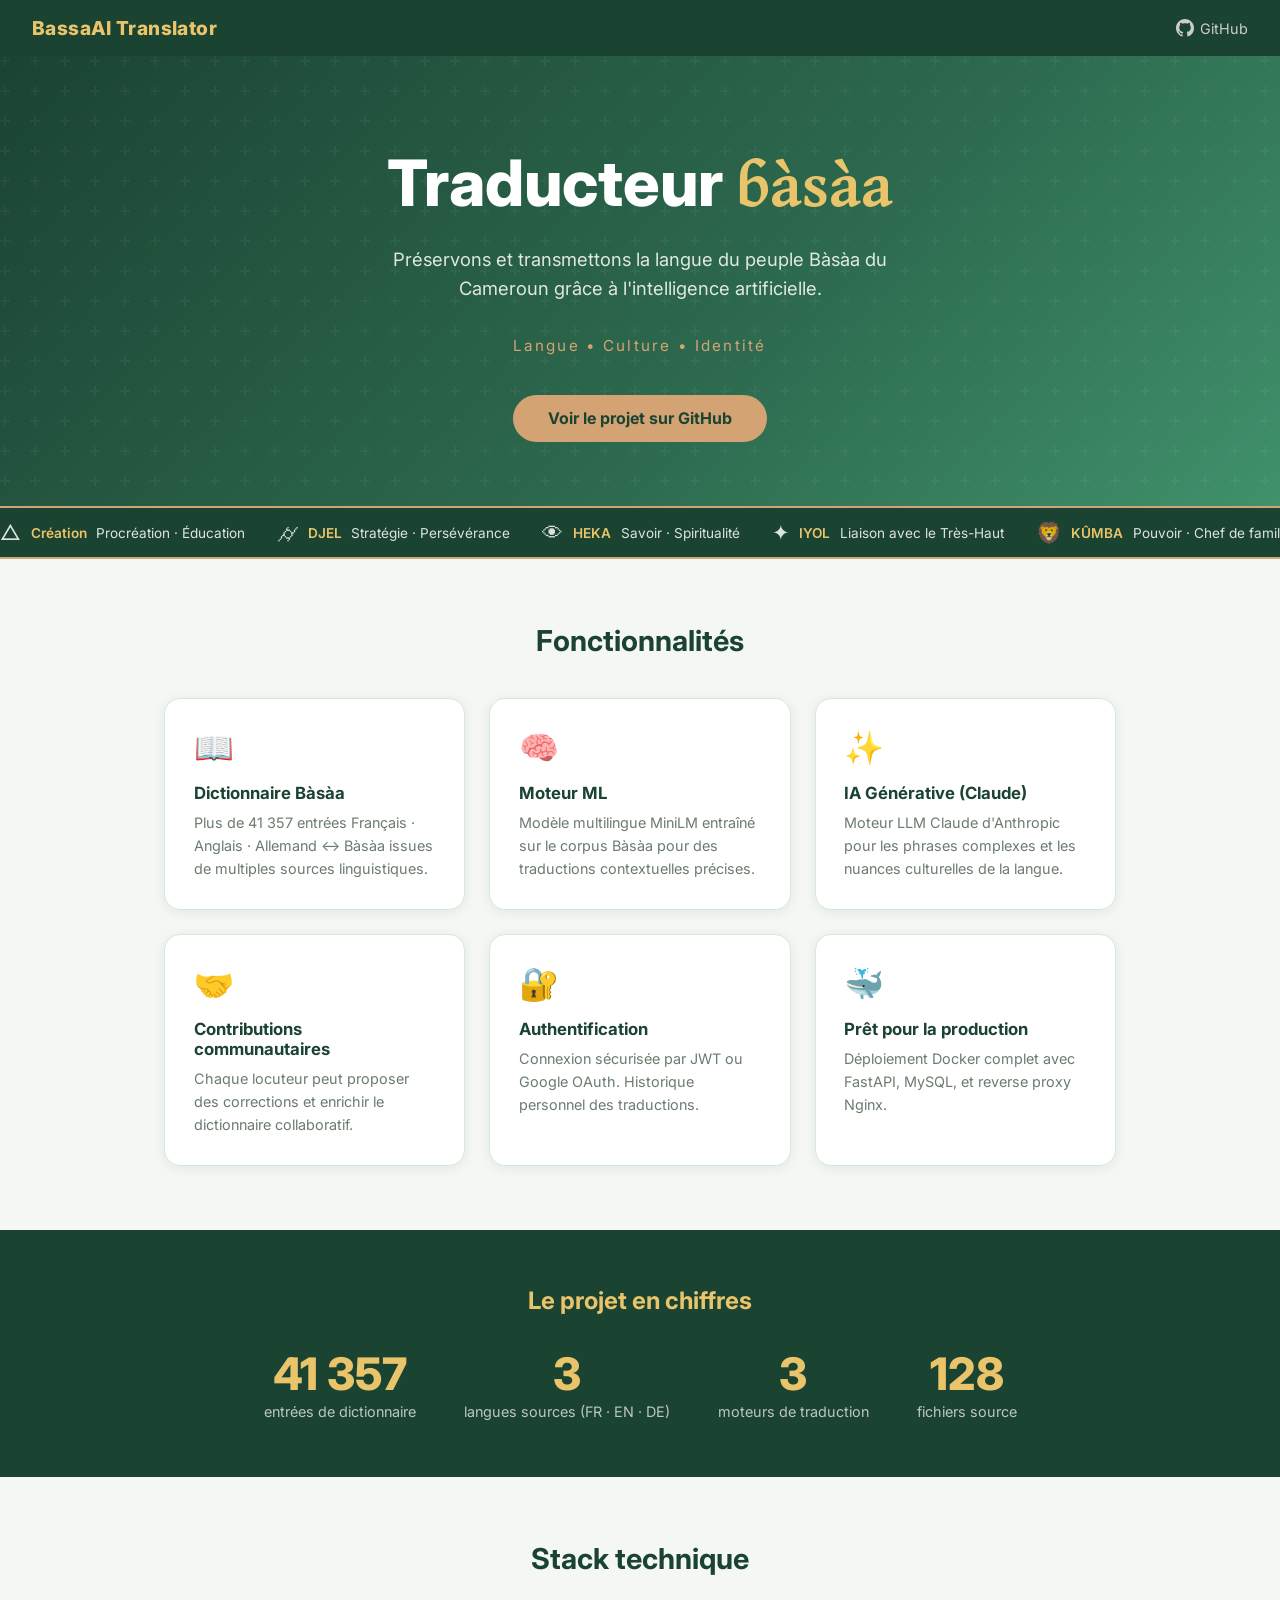
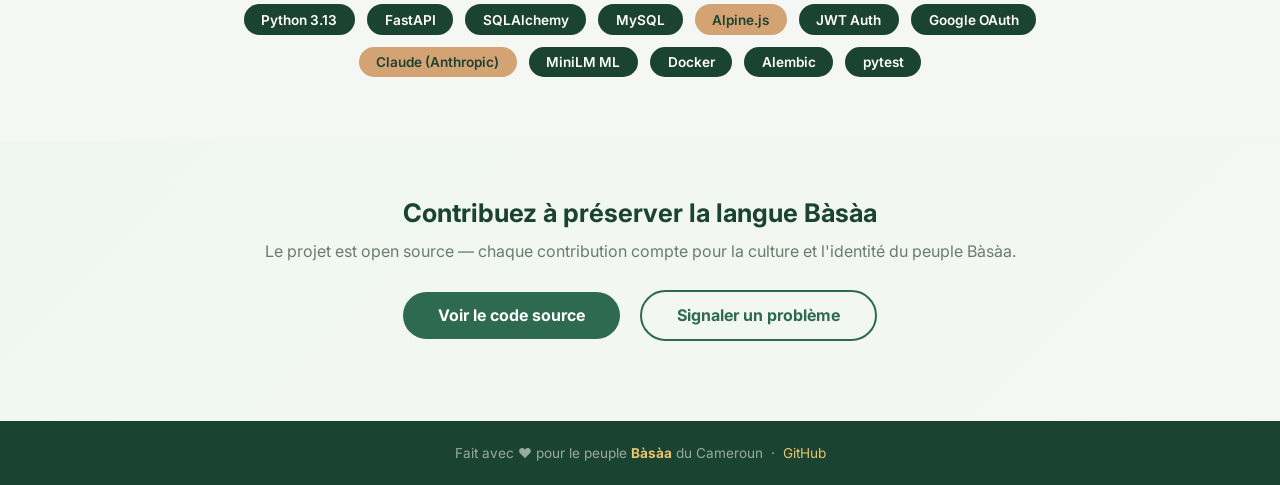
<file: Docs/index.html>
<!DOCTYPE html>
<html lang="fr">
<head>
  <meta charset="UTF-8">
  <meta name="viewport" content="width=device-width, initial-scale=1.0">
  <title>BassaAI Translator — Traducteur Bàsàa</title>
  <link rel="preconnect" href="https://fonts.googleapis.com">
  <link href="https://fonts.googleapis.com/css2?family=Inter:wght@400;500;600;700;800&family=Gentium+Plus:ital,wght@0,400;0,700;1,400&display=swap" rel="stylesheet">
  <style>
    :root {
      --primary:       #2d6a4f;
      --primary-light: #40916c;
      --primary-dark:  #1b4332;
      --accent:        #d4a373;
      --accent-light:  #e9c46a;
      --bg:            #f4f7f4;
      --text:          #1a2e1f;
      --text-muted:    #6b7c6e;
      --border:        #d8e8d8;
    }
    *, *::before, *::after { box-sizing: border-box; margin: 0; padding: 0; }
    body {
      font-family: 'Inter', sans-serif;
      background: var(--bg);
      color: var(--text);
      min-height: 100vh;
    }

    /* NAV */
    nav {
      background: var(--primary-dark);
      padding: 1rem 2rem;
      display: flex;
      align-items: center;
      justify-content: space-between;
    }
    nav .brand {
      color: var(--accent-light);
      font-weight: 800;
      font-size: 1.2rem;
      text-decoration: none;
      letter-spacing: 0.02em;
    }
    nav a.gh {
      color: #ccc;
      text-decoration: none;
      font-size: 0.9rem;
      display: flex;
      align-items: center;
      gap: 0.4rem;
      transition: color 0.2s;
    }
    nav a.gh:hover { color: var(--accent-light); }

    /* HERO */
    .hero {
      background: linear-gradient(135deg, var(--primary-dark) 0%, var(--primary) 60%, var(--primary-light) 100%);
      color: white;
      text-align: center;
      padding: 5rem 2rem 4rem;
      position: relative;
      overflow: hidden;
    }
    .hero::before {
      content: '';
      position: absolute;
      inset: 0;
      background: url("data:image/svg+xml,%3Csvg width='60' height='60' viewBox='0 0 60 60' xmlns='http://www.w3.org/2000/svg'%3E%3Cg fill='none' fill-rule='evenodd'%3E%3Cg fill='%23ffffff' fill-opacity='0.04'%3E%3Cpath d='M36 34v-4h-2v4h-4v2h4v4h2v-4h4v-2h-4zm0-30V0h-2v4h-4v2h4v4h2V6h4V4h-4zM6 34v-4H4v4H0v2h4v4h2v-4h4v-2H6zM6 4V0H4v4H0v2h4v4h2V6h4V4H6z'/%3E%3C/g%3E%3C/g%3E%3C/svg%3E");
    }
    .hero h1 {
      font-size: clamp(2.2rem, 6vw, 4rem);
      font-weight: 800;
      margin-bottom: 1rem;
      position: relative;
    }
    .hero h1 span {
      font-family: 'Gentium Plus', serif;
      color: var(--accent-light);
    }
    .hero p {
      font-size: 1.15rem;
      color: rgba(255,255,255,0.85);
      max-width: 560px;
      margin: 0 auto 2rem;
      line-height: 1.6;
      position: relative;
    }
    .hero-divider {
      color: var(--accent);
      font-size: 0.95rem;
      letter-spacing: 0.15em;
      margin-bottom: 2.5rem;
      position: relative;
    }
    .btn-hero {
      display: inline-block;
      background: var(--accent);
      color: var(--primary-dark);
      font-weight: 700;
      padding: 0.85rem 2.2rem;
      border-radius: 50px;
      text-decoration: none;
      font-size: 1rem;
      transition: transform 0.2s, box-shadow 0.2s;
      position: relative;
    }
    .btn-hero:hover {
      transform: translateY(-2px);
      box-shadow: 0 8px 24px rgba(0,0,0,0.25);
    }

    /* STRIP BASSAGRAMMES */
    .strip-wrap {
      background: var(--primary-dark);
      overflow: hidden;
      padding: 0.75rem 0;
      border-top: 2px solid var(--accent);
      border-bottom: 2px solid var(--accent);
    }
    .strip {
      display: flex;
      gap: 2rem;
      animation: scroll 28s linear infinite;
      width: max-content;
    }
    .strip-card {
      display: flex;
      align-items: center;
      gap: 0.6rem;
      color: rgba(255,255,255,0.85);
      white-space: nowrap;
      font-size: 0.85rem;
    }
    .strip-card .sym { font-size: 1.3rem; }
    .strip-card .lbl { color: var(--accent-light); font-weight: 600; }
    @keyframes scroll {
      0%   { transform: translateX(0); }
      100% { transform: translateX(-50%); }
    }

    /* FEATURES */
    .features {
      max-width: 1000px;
      margin: 4rem auto;
      padding: 0 1.5rem;
    }
    .features h2 {
      text-align: center;
      font-size: 1.8rem;
      font-weight: 700;
      color: var(--primary-dark);
      margin-bottom: 2.5rem;
    }
    .cards {
      display: grid;
      grid-template-columns: repeat(auto-fit, minmax(260px, 1fr));
      gap: 1.5rem;
    }
    .card {
      background: white;
      border: 1px solid var(--border);
      border-radius: 16px;
      padding: 1.8rem;
      box-shadow: 0 2px 12px rgba(27,67,50,0.08);
      transition: transform 0.2s, box-shadow 0.2s;
    }
    .card:hover {
      transform: translateY(-4px);
      box-shadow: 0 8px 28px rgba(27,67,50,0.14);
    }
    .card-icon { font-size: 2rem; margin-bottom: 1rem; }
    .card h3 {
      font-size: 1.05rem;
      font-weight: 700;
      color: var(--primary-dark);
      margin-bottom: 0.5rem;
    }
    .card p {
      font-size: 0.9rem;
      color: var(--text-muted);
      line-height: 1.6;
    }

    /* STATS */
    .stats {
      background: var(--primary-dark);
      color: white;
      text-align: center;
      padding: 3.5rem 2rem;
    }
    .stats h2 {
      font-size: 1.5rem;
      font-weight: 700;
      color: var(--accent-light);
      margin-bottom: 2rem;
    }
    .stats-grid {
      display: flex;
      justify-content: center;
      flex-wrap: wrap;
      gap: 3rem;
    }
    .stat-item .number {
      font-size: 2.8rem;
      font-weight: 800;
      color: var(--accent-light);
      display: block;
    }
    .stat-item .label {
      font-size: 0.9rem;
      color: rgba(255,255,255,0.7);
      margin-top: 0.3rem;
    }

    /* STACK */
    .stack {
      max-width: 860px;
      margin: 4rem auto;
      padding: 0 1.5rem;
      text-align: center;
    }
    .stack h2 {
      font-size: 1.8rem;
      font-weight: 700;
      color: var(--primary-dark);
      margin-bottom: 1.8rem;
    }
    .badges {
      display: flex;
      flex-wrap: wrap;
      justify-content: center;
      gap: 0.75rem;
    }
    .badge {
      background: var(--primary-dark);
      color: white;
      border-radius: 50px;
      padding: 0.45rem 1.1rem;
      font-size: 0.85rem;
      font-weight: 600;
    }
    .badge.accent { background: var(--accent); color: var(--primary-dark); }

    /* CTA */
    .cta {
      text-align: center;
      padding: 3.5rem 2rem 5rem;
      background: linear-gradient(135deg, #f0f7f0, var(--bg));
    }
    .cta h2 {
      font-size: 1.6rem;
      font-weight: 700;
      color: var(--primary-dark);
      margin-bottom: 0.8rem;
    }
    .cta p {
      color: var(--text-muted);
      margin-bottom: 1.8rem;
    }
    .btn-cta {
      display: inline-block;
      background: var(--primary);
      color: white;
      font-weight: 700;
      padding: 0.85rem 2.2rem;
      border-radius: 50px;
      text-decoration: none;
      font-size: 1rem;
      margin: 0 0.5rem;
      transition: background 0.2s, transform 0.2s;
    }
    .btn-cta:hover { background: var(--primary-dark); transform: translateY(-2px); }
    .btn-cta.outline {
      background: transparent;
      border: 2px solid var(--primary);
      color: var(--primary);
    }
    .btn-cta.outline:hover { background: var(--primary); color: white; }

    /* FOOTER */
    footer {
      background: var(--primary-dark);
      color: rgba(255,255,255,0.55);
      text-align: center;
      padding: 1.5rem;
      font-size: 0.85rem;
    }
    footer a { color: var(--accent-light); text-decoration: none; }
  </style>
</head>
<body>

<!-- NAV -->
<nav>
  <a href="#" class="brand">BassaAI Translator</a>
  <a href="https://github.com/ManMbaiLikol/Bassa-AI-Translator" class="gh" target="_blank">
    <svg width="18" height="18" viewBox="0 0 24 24" fill="currentColor"><path d="M12 0C5.37 0 0 5.37 0 12c0 5.31 3.435 9.795 8.205 11.385.6.105.825-.255.825-.57 0-.285-.015-1.23-.015-2.235-3.015.555-3.795-.735-4.035-1.41-.135-.345-.72-1.41-1.23-1.695-.42-.225-1.02-.78-.015-.795.945-.015 1.62.87 1.845 1.23 1.08 1.815 2.805 1.305 3.495.99.105-.78.42-1.305.765-1.605-2.67-.3-5.46-1.335-5.46-5.925 0-1.305.465-2.385 1.23-3.225-.12-.3-.54-1.53.12-3.18 0 0 1.005-.315 3.3 1.23.96-.27 1.98-.405 3-.405s2.04.135 3 .405c2.295-1.56 3.3-1.23 3.3-1.23.66 1.65.24 2.88.12 3.18.765.84 1.23 1.905 1.23 3.225 0 4.605-2.805 5.625-5.475 5.925.435.375.81 1.095.81 2.22 0 1.605-.015 2.895-.015 3.3 0 .315.225.69.825.57A12.02 12.02 0 0 0 24 12c0-6.63-5.37-12-12-12z"/></svg>
    GitHub
  </a>
</nav>

<!-- HERO -->
<section class="hero">
  <h1>Traducteur <span>ɓàsàa</span></h1>
  <p>Préservons et transmettons la langue du peuple Bàsàa du Cameroun grâce à l'intelligence artificielle.</p>
  <div class="hero-divider">Langue &bull; Culture &bull; Identité</div>
  <a href="https://github.com/ManMbaiLikol/Bassa-AI-Translator" class="btn-hero" target="_blank">
    Voir le projet sur GitHub
  </a>
</section>

<!-- BASSAGRAMMES STRIP -->
<div class="strip-wrap">
  <div class="strip">
    <div class="strip-card"><span class="sym">△</span><span class="lbl">Création</span><span>Procréation · Éducation</span></div>
    <div class="strip-card"><span class="sym">⌭</span><span class="lbl">DJEL</span><span>Stratégie · Persévérance</span></div>
    <div class="strip-card"><span class="sym">👁</span><span class="lbl">HEKA</span><span>Savoir · Spiritualité</span></div>
    <div class="strip-card"><span class="sym">✦</span><span class="lbl">IYOL</span><span>Liaison avec le Très-Haut</span></div>
    <div class="strip-card"><span class="sym">🦁</span><span class="lbl">KÛMBA</span><span>Pouvoir · Chef de famille</span></div>
    <div class="strip-card"><span class="sym">✌</span><span class="lbl">JAÏYE</span><span>Pouvoir</span></div>
    <div class="strip-card"><span class="sym">⛺</span><span class="lbl">NGOG LITUBA</span><span>Grotte sacrée · Origine</span></div>
    <div class="strip-card"><span class="sym">⚖</span><span class="lbl">MAAT</span><span>Justice · Vérité</span></div>
    <!-- copie pour boucle infinie -->
    <div class="strip-card"><span class="sym">△</span><span class="lbl">Création</span><span>Procréation · Éducation</span></div>
    <div class="strip-card"><span class="sym">⌭</span><span class="lbl">DJEL</span><span>Stratégie · Persévérance</span></div>
    <div class="strip-card"><span class="sym">👁</span><span class="lbl">HEKA</span><span>Savoir · Spiritualité</span></div>
    <div class="strip-card"><span class="sym">✦</span><span class="lbl">IYOL</span><span>Liaison avec le Très-Haut</span></div>
    <div class="strip-card"><span class="sym">🦁</span><span class="lbl">KÛMBA</span><span>Pouvoir · Chef de famille</span></div>
    <div class="strip-card"><span class="sym">✌</span><span class="lbl">JAÏYE</span><span>Pouvoir</span></div>
    <div class="strip-card"><span class="sym">⛺</span><span class="lbl">NGOG LITUBA</span><span>Grotte sacrée · Origine</span></div>
    <div class="strip-card"><span class="sym">⚖</span><span class="lbl">MAAT</span><span>Justice · Vérité</span></div>
  </div>
</div>

<!-- FEATURES -->
<section class="features">
  <h2>Fonctionnalités</h2>
  <div class="cards">
    <div class="card">
      <div class="card-icon">📖</div>
      <h3>Dictionnaire Bàsàa</h3>
      <p>Plus de 41 357 entrées Français · Anglais · Allemand ↔ Bàsàa issues de multiples sources linguistiques.</p>
    </div>
    <div class="card">
      <div class="card-icon">🧠</div>
      <h3>Moteur ML</h3>
      <p>Modèle multilingue MiniLM entraîné sur le corpus Bàsàa pour des traductions contextuelles précises.</p>
    </div>
    <div class="card">
      <div class="card-icon">✨</div>
      <h3>IA Générative (Claude)</h3>
      <p>Moteur LLM Claude d'Anthropic pour les phrases complexes et les nuances culturelles de la langue.</p>
    </div>
    <div class="card">
      <div class="card-icon">🤝</div>
      <h3>Contributions communautaires</h3>
      <p>Chaque locuteur peut proposer des corrections et enrichir le dictionnaire collaboratif.</p>
    </div>
    <div class="card">
      <div class="card-icon">🔐</div>
      <h3>Authentification</h3>
      <p>Connexion sécurisée par JWT ou Google OAuth. Historique personnel des traductions.</p>
    </div>
    <div class="card">
      <div class="card-icon">🐳</div>
      <h3>Prêt pour la production</h3>
      <p>Déploiement Docker complet avec FastAPI, MySQL, et reverse proxy Nginx.</p>
    </div>
  </div>
</section>

<!-- STATS -->
<section class="stats">
  <h2>Le projet en chiffres</h2>
  <div class="stats-grid">
    <div class="stat-item">
      <span class="number">41 357</span>
      <span class="label">entrées de dictionnaire</span>
    </div>
    <div class="stat-item">
      <span class="number">3</span>
      <span class="label">langues sources (FR · EN · DE)</span>
    </div>
    <div class="stat-item">
      <span class="number">3</span>
      <span class="label">moteurs de traduction</span>
    </div>
    <div class="stat-item">
      <span class="number">128</span>
      <span class="label">fichiers source</span>
    </div>
  </div>
</section>

<!-- STACK -->
<section class="stack">
  <h2>Stack technique</h2>
  <div class="badges">
    <span class="badge">Python 3.13</span>
    <span class="badge">FastAPI</span>
    <span class="badge">SQLAlchemy</span>
    <span class="badge">MySQL</span>
    <span class="badge accent">Alpine.js</span>
    <span class="badge">JWT Auth</span>
    <span class="badge">Google OAuth</span>
    <span class="badge accent">Claude (Anthropic)</span>
    <span class="badge">MiniLM ML</span>
    <span class="badge">Docker</span>
    <span class="badge">Alembic</span>
    <span class="badge">pytest</span>
  </div>
</section>

<!-- CTA -->
<section class="cta">
  <h2>Contribuez à préserver la langue Bàsàa</h2>
  <p>Le projet est open source — chaque contribution compte pour la culture et l'identité du peuple Bàsàa.</p>
  <a href="https://github.com/ManMbaiLikol/Bassa-AI-Translator" class="btn-cta" target="_blank">Voir le code source</a>
  <a href="https://github.com/ManMbaiLikol/Bassa-AI-Translator/issues" class="btn-cta outline" target="_blank">Signaler un problème</a>
</section>

<!-- FOOTER -->
<footer>
  <p>Fait avec ❤️ pour le peuple <strong style="color:var(--accent-light)">Bàsàa</strong> du Cameroun &nbsp;·&nbsp;
  <a href="https://github.com/ManMbaiLikol/Bassa-AI-Translator" target="_blank">GitHub</a></p>
</footer>

</body>
</html>
</file>
